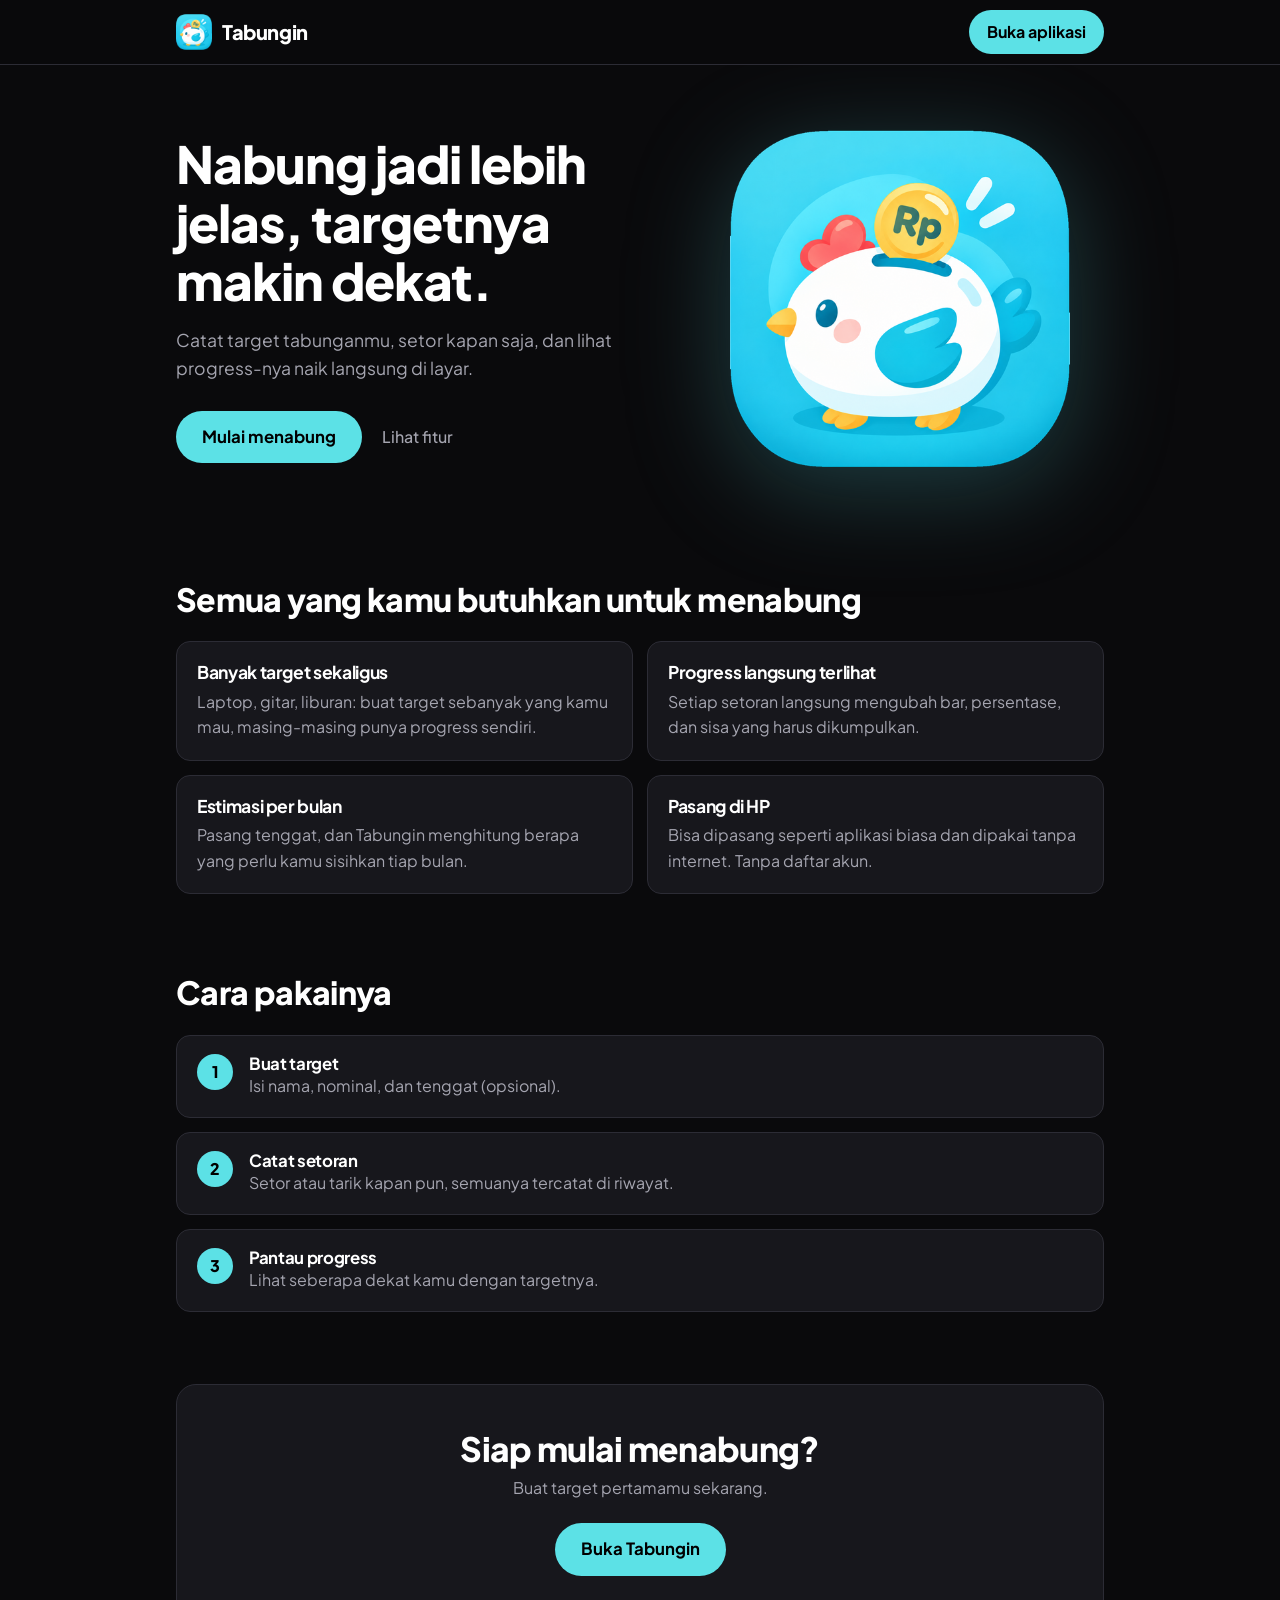
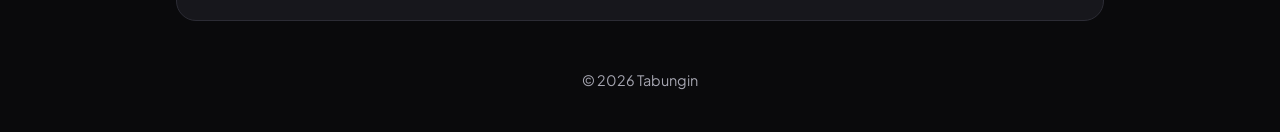
<file: index.html>
<!DOCTYPE html>
<html lang="id">
<head>
<meta charset="UTF-8">
<meta name="viewport" content="width=device-width, initial-scale=1">
<title>Tabungin: catat target tabungan, pantau progress-nya</title>
<meta name="description" content="Tabungin membantu kamu mencatat target tabungan dan melihat progress-nya langsung.">
<link rel="manifest" href="manifest.json">
<meta name="theme-color" content="#0A0A0C">
<link rel="icon" href="icon-192.png">
<link rel="preconnect" href="https://fonts.googleapis.com">
<link href="https://fonts.googleapis.com/css2?family=Plus+Jakarta+Sans:wght@400;500;700;800&display=swap" rel="stylesheet">
<link rel="stylesheet" href="landing.css">
</head>
<body>

<header class="nav">
  <div class="wrap nav-inner">
    <a href="./" class="brand" aria-label="Tabungin">
      <img src="icon-192.png" alt="" width="36" height="36">
      <span>Tabungin</span>
    </a>
    <a class="btn" href="app.html">Buka aplikasi</a>
  </div>
</header>

<main>
  <section class="hero wrap">
    <div class="hero-text">
      <h1>Nabung jadi lebih jelas, targetnya makin dekat.</h1>
      <p>Catat target tabunganmu, setor kapan saja, dan lihat progress-nya naik langsung di layar.</p>
      <div class="cta">
        <a class="btn btn-lg" href="app.html">Mulai menabung</a>
        <a class="link" href="#fitur">Lihat fitur</a>
      </div>
    </div>
    <img class="hero-img" src="icon-512.png" alt="Maskot ayam celengan Tabungin" width="320" height="320">
  </section>

  <section id="fitur" class="wrap section">
    <h2>Semua yang kamu butuhkan untuk menabung</h2>
    <div class="grid">
      <article class="card">
        <h3>Banyak target sekaligus</h3>
        <p>Laptop, gitar, liburan: buat target sebanyak yang kamu mau, masing-masing punya progress sendiri.</p>
      </article>
      <article class="card">
        <h3>Progress langsung terlihat</h3>
        <p>Setiap setoran langsung mengubah bar, persentase, dan sisa yang harus dikumpulkan.</p>
      </article>
      <article class="card">
        <h3>Estimasi per bulan</h3>
        <p>Pasang tenggat, dan Tabungin menghitung berapa yang perlu kamu sisihkan tiap bulan.</p>
      </article>
      <article class="card">
        <h3>Pasang di HP</h3>
        <p>Bisa dipasang seperti aplikasi biasa dan dipakai tanpa internet. Tanpa daftar akun.</p>
      </article>
    </div>
  </section>

  <section class="wrap section">
    <h2>Cara pakainya</h2>
    <ol class="steps">
      <li><b>1</b><div><h3>Buat target</h3><p>Isi nama, nominal, dan tenggat (opsional).</p></div></li>
      <li><b>2</b><div><h3>Catat setoran</h3><p>Setor atau tarik kapan pun, semuanya tercatat di riwayat.</p></div></li>
      <li><b>3</b><div><h3>Pantau progress</h3><p>Lihat seberapa dekat kamu dengan targetnya.</p></div></li>
    </ol>
  </section>

  <section class="wrap">
    <div class="final">
      <h2>Siap mulai menabung?</h2>
      <p>Buat target pertamamu sekarang.</p>
      <a class="btn btn-lg" href="app.html">Buka Tabungin</a>
    </div>
  </section>
</main>

<footer class="footer wrap">
  <span>© 2026 Tabungin</span>
</footer>

</body>
</html>
</file>
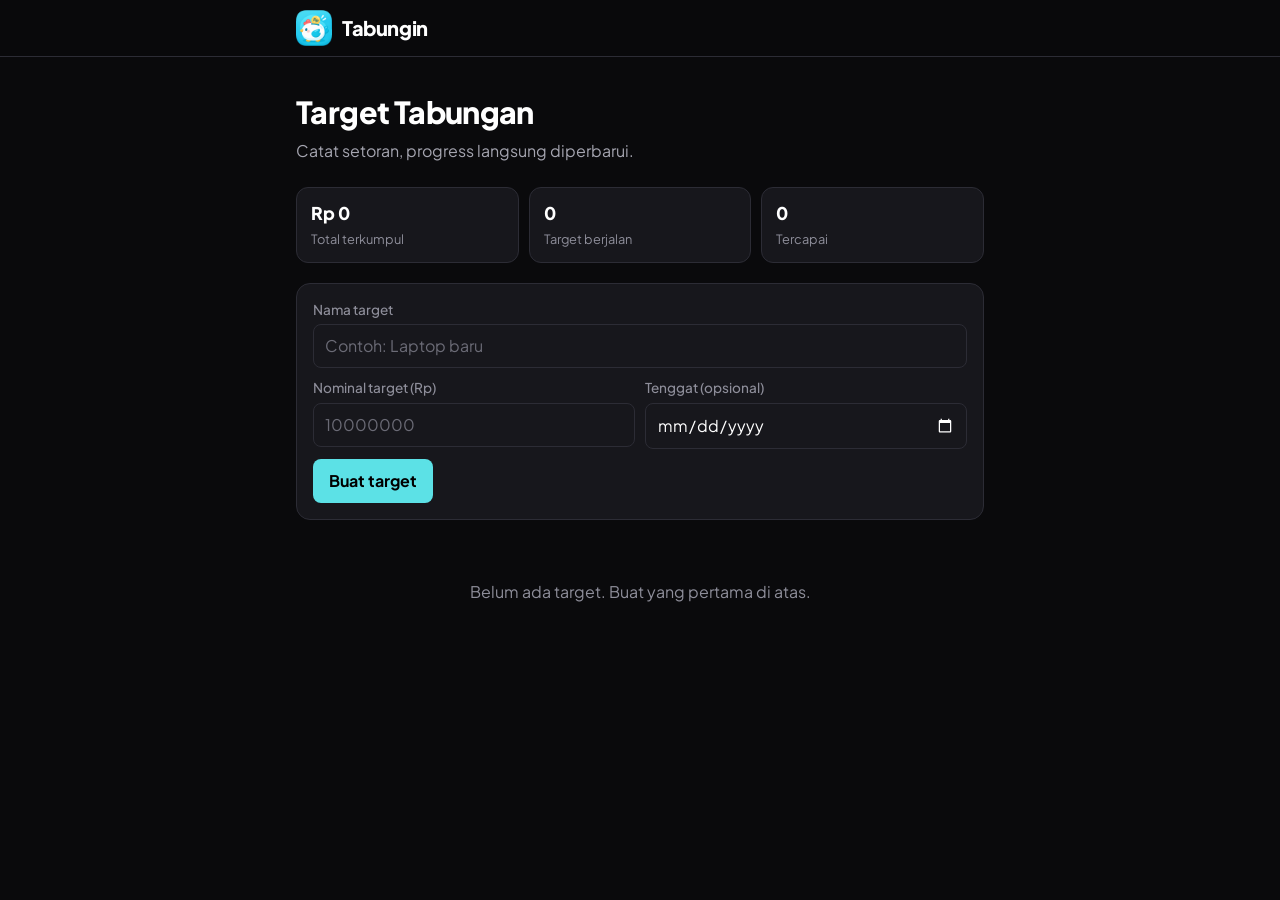
<file: app.html>
<!DOCTYPE html>
<html lang="id">
<head>
<meta charset="UTF-8">
<meta name="viewport" content="width=device-width, initial-scale=1">
<title>Tabungin</title>
<link rel="preconnect" href="https://fonts.googleapis.com">
<link href="https://fonts.googleapis.com/css2?family=Plus+Jakarta+Sans:wght@400;500;700;800&display=swap" rel="stylesheet">
<link rel="stylesheet" href="style.css">
<link rel="manifest" href="manifest.json">
<meta name="theme-color" content="#0A0A0C">
</head>
<body>
  <header class="navbar">
    <div class="navbar-inner">
      <a href="./" class="brand" aria-label="Tabungin">
        <img class="logo" src="icon-192.png" alt="" width="36" height="36">
        <span class="brand-name">Tabungin</span>
      </a>
    </div>
  </header>
<main>
  <h1>Target Tabungan</h1>
  <p class="sub">Catat setoran, progress langsung diperbarui.</p>

  <div class="summary" id="summary"></div>

  <form class="new-goal" id="goalForm">
    <div class="wide">
      <label for="gName">Nama target</label>
      <input id="gName" required maxlength="60" placeholder="Contoh: Laptop baru">
    </div>
    <div>
      <label for="gTarget">Nominal target (Rp)</label>
      <input id="gTarget" type="number" min="1" required placeholder="10000000">
    </div>
    <div>
      <label for="gDeadline">Tenggat (opsional)</label>
      <input id="gDeadline" type="date">
    </div>
    <div class="wide"><button type="submit">Buat target</button></div>
  </form>

  <section id="goals" aria-live="polite"></section>
</main>

<div class="toast" id="toast" role="status"></div>

<script src="index.js"></script>
</body>
</html>
</file>
<file: landing.css>
:root {
    --bg: #0A0A0C;
    --surface: #17171C;
    --ink: #ffffff;
    --muted: #A5A5B0;
    --line: #2C2C35;
    --fill: #5CE1E6;
    --coin: #e0a526;
  }
  * { box-sizing: border-box; }
  html { scroll-behavior: smooth; }
  body {
    margin: 0;
    background: var(--bg);
    color: var(--ink);
    font-family: "Plus Jakarta Sans", system-ui, sans-serif;
    line-height: 1.6;
    color-scheme: dark;
  }
  .wrap { max-width: 960px; margin: 0 auto; padding: 0 16px; }
  a { color: inherit; }
  h1, h2, h3 { line-height: 1.15; letter-spacing: -0.02em; margin: 0; }
  p { margin: 0; }
  
  /* Navbar */
  .nav {
    position: sticky; top: 0; z-index: 10;
    background: rgba(10, 10, 12, .85);
    backdrop-filter: blur(10px);
    -webkit-backdrop-filter: blur(10px);
    border-bottom: 1px solid var(--line);
  }
  .nav-inner { display: flex; align-items: center; justify-content: space-between; padding-top: 10px; padding-bottom: 10px; }
  .brand { display: flex; align-items: center; gap: 10px; text-decoration: none; font-size: 1.25rem; font-weight: 800; letter-spacing: -0.02em; }
  .brand img { border-radius: 8px; }
  
  /* Tombol */
  .btn {
    display: inline-block;
    background: var(--fill);
    color: #000;
    font-weight: 700;
    text-decoration: none;
    padding: 9px 18px;
    border-radius: 99px;
  }
  .btn:hover { filter: brightness(1.08); }
  .btn-lg { padding: 13px 26px; font-size: 1.05rem; }
  .link { color: var(--muted); text-decoration: none; font-weight: 500; }
  .link:hover { color: var(--ink); }
  a:focus-visible { outline: 3px solid var(--coin); outline-offset: 3px; border-radius: 8px; }
  
  /* Hero */
  .hero {
    display: grid;
    grid-template-columns: 1.2fr 1fr;
    align-items: center;
    gap: 32px;
    padding-top: 64px;
    padding-bottom: 56px;
  }
  .hero h1 { font-size: clamp(2.1rem, 5vw, 3.2rem); font-weight: 800; }
  .hero-text p { color: var(--muted); font-size: 1.1rem; margin: 16px 0 28px; max-width: 460px; }
  .cta { display: flex; align-items: center; gap: 20px; flex-wrap: wrap; }
  .hero-img {
    width: 100%; max-width: 340px; height: auto;
    justify-self: center;
    filter: drop-shadow(0 20px 50px rgba(92, 225, 230, .25));
  }
  
  /* Section umum */
  .section { padding-top: 56px; padding-bottom: 24px; }
  .section h2 { font-size: clamp(1.5rem, 3.5vw, 2rem); font-weight: 800; margin-bottom: 24px; }
  
  /* Fitur */
  .grid { display: grid; grid-template-columns: repeat(2, 1fr); gap: 14px; }
  .card {
    background: var(--surface);
    border: 1px solid var(--line);
    border-radius: 14px;
    padding: 20px;
  }
  .card h3 { font-size: 1.1rem; margin-bottom: 6px; }
  .card p { color: var(--muted); }
  
  /* Langkah */
  .steps { list-style: none; margin: 0; padding: 0; display: grid; gap: 14px; }
  .steps li {
    display: flex; gap: 16px; align-items: flex-start;
    background: var(--surface);
    border: 1px solid var(--line);
    border-radius: 14px;
    padding: 18px 20px;
  }
  .steps b {
    flex-shrink: 0;
    width: 36px; height: 36px;
    display: grid; place-items: center;
    background: var(--fill); color: #000;
    border-radius: 50%;
    font-weight: 800;
  }
  .steps h3 { font-size: 1.05rem; }
  .steps p { color: var(--muted); }
  
  /* CTA akhir */
  .final {
    text-align: center;
    background: var(--surface);
    border: 1px solid var(--line);
    border-radius: 20px;
    padding: 44px 20px;
    margin: 48px 0 32px;
  }
  .final h2 { font-size: clamp(1.5rem, 4vw, 2.1rem); font-weight: 800; }
  .final p { color: var(--muted); margin: 8px 0 22px; }
  
  .footer { color: var(--muted); font-size: .9rem; padding-top: 16px; padding-bottom: 40px; text-align: center; }
  
  @media (max-width: 720px) {
    .hero { grid-template-columns: 1fr; text-align: center; padding-top: 40px; }
    .hero-text p { margin-left: auto; margin-right: auto; }
    .cta { justify-content: center; }
    .hero-img { order: -1; max-width: 220px; }
    .grid { grid-template-columns: 1fr; }
  }
</file>
<file: style.css>
:root {
  --bg: #0A0A0C;
  --surface: #17171C;
  --ink: #ffffff;
  --muted: #8E8E9A;
  --line: #2C2C35;
  --fill: #5CE1E6;
  --track: #26262C;
  --coin: #e0a526;
  --danger: #ff6b5a;
}
* { box-sizing: border-box; }
body {
  margin: 0;
  background: var(--bg);
  color: var(--ink);
  font-family: "Plus Jakarta Sans", system-ui, sans-serif;
  line-height: 1.5;
  color-scheme: dark; /* ikon kalender di input date jadi terang */
}
main { max-width: 720px; margin: 0 auto; padding: 32px 16px 64px; }
h1 { font-size: 1.9rem; font-weight: 800; margin: 0 0 4px; letter-spacing: -0.02em; }
.sub { color: #A5A5B0; margin: 0 0 24px; }

/* Ringkasan */
.summary { display: grid; grid-template-columns: repeat(3, 1fr); gap: 10px; margin-bottom: 20px; }
.stat { background: var(--surface); border: 1px solid var(--line); border-radius: 12px; padding: 12px 14px; }
.stat b { display: block; font-size: 1.1rem; font-weight: 800; }
.stat span { font-size: .8rem; color: var(--muted); }

form.new-goal {
  display: grid;
  grid-template-columns: 1fr 1fr;
  gap: 10px;
  background: var(--surface);
  border: 1px solid var(--line);
  border-radius: 14px;
  padding: 16px;
  margin-bottom: 28px;
}
form.new-goal .wide { grid-column: 1 / -1; }
label { display: block; font-size: .85rem; font-weight: 500; color: var(--muted); margin-bottom: 4px; }
input {
  width: 100%;
  font: inherit;
  padding: 9px 11px;
  border: 1px solid var(--line);
  border-radius: 8px;
  background: transparent;
  color: var(--ink);
}
input::placeholder { color: #6b6b76; }
input:focus-visible, button:focus-visible { outline: 3px solid var(--coin); outline-offset: 1px; }
button {
  font: inherit;
  font-weight: 700;
  cursor: pointer;
  border: 0;
  border-radius: 8px;
  padding: 10px 16px;
  background: var(--fill);
  color: #000;
}
button.ghost { background: transparent; color: var(--muted); font-weight: 500; padding: 4px 8px; }
button.ghost:hover { color: var(--danger); }
button.alt { background: var(--track); color: var(--ink); }
button.alt:hover { background: #31313a; }

.goal {
  background: var(--surface);
  border: 1px solid var(--line);
  border-radius: 14px;
  padding: 18px;
  margin-bottom: 16px;
}
.goal.done { border-color: var(--coin); }
.goal-head { display: flex; justify-content: space-between; align-items: baseline; gap: 12px; }
.goal-head h2 { font-size: 1.15rem; margin: 0; }
.badge { font-size: .8rem; font-weight: 700; background: var(--coin); color: #3d2b00; padding: 2px 10px; border-radius: 99px; }
.amounts { margin: 10px 0 8px; display: flex; justify-content: space-between; flex-wrap: wrap; gap: 4px; }
.saved { font-size: 1.5rem; font-weight: 800; letter-spacing: -0.01em; }
.of { color: var(--muted); }

/* Progress bar + penanda 25/50/75% */
.bar { position: relative; height: 14px; background: var(--track); border-radius: 99px; overflow: hidden; }
.bar > span {
  display: block;
  height: 100%;
  width: 0;
  background: var(--fill);
  border-radius: 99px;
  transition: width .5s ease;
}
.bar::after {
  content: "";
  position: absolute;
  inset: 0;
  pointer-events: none;
  background:
    linear-gradient(var(--surface), var(--surface)) 25% 0 / 2px 100% no-repeat,
    linear-gradient(var(--surface), var(--surface)) 50% 0 / 2px 100% no-repeat,
    linear-gradient(var(--surface), var(--surface)) 75% 0 / 2px 100% no-repeat;
}
.done .bar > span { background: var(--coin); }

.meta { display: flex; justify-content: space-between; flex-wrap: wrap; gap: 4px; font-size: .88rem; color: var(--muted); margin-top: 8px; }
.meta .late { color: var(--danger); font-weight: 500; }

.deposit { display: flex; gap: 8px; margin-top: 14px; }
.deposit input { flex: 1; }

/* Chip nominal cepat */
.chips { display: flex; gap: 6px; flex-wrap: wrap; margin-top: 8px; }
button.chip {
  background: transparent;
  color: var(--fill);
  border: 1px solid var(--line);
  border-radius: 99px;
  padding: 3px 12px;
  font-size: .82rem;
  font-weight: 500;
}
button.chip:hover { border-color: var(--fill); }

details { margin-top: 12px; }
summary { cursor: pointer; font-size: .9rem; color: var(--muted); }
ul.history { list-style: none; padding: 0; margin: 8px 0 0; }
ul.history li { display: flex; justify-content: space-between; align-items: center; padding: 6px 0; border-top: 1px solid var(--line); font-size: .92rem; }
.neg { color: var(--danger); }
.empty { text-align: center; color: var(--muted); padding: 32px 0; }

/* Toast */
.toast {
  position: fixed;
  left: 50%;
  bottom: 24px;
  transform: translate(-50%, 20px);
  background: var(--fill);
  color: #000;
  font-weight: 700;
  padding: 10px 18px;
  border-radius: 99px;
  opacity: 0;
  pointer-events: none;
  transition: opacity .25s, transform .25s;
}
.toast.show { opacity: 1; transform: translate(-50%, 0); }

.navbar {
  position: sticky;
  top: 0;
  z-index: 10;
  background: rgba(10, 10, 12, 0.85);
  backdrop-filter: blur(10px);
  -webkit-backdrop-filter: blur(10px);
  border-bottom: 1px solid var(--line);
}
.navbar-inner {
  max-width: 720px;
  margin: 0 auto;
  padding: 10px 16px;
  display: flex;
  align-items: center;
}
.brand {
  display: flex;
  align-items: center;
  gap: 10px;
  color: var(--ink);
  text-decoration: none;
}
.logo {
  width: 36px;
  height: 36px;
  object-fit: contain;
  flex-shrink: 0;
}
.brand-name {
  font-size: 1.25rem;
  font-weight: 800;
  letter-spacing: -0.02em;
}
.brand:focus-visible {
  outline: 3px solid var(--coin);
  outline-offset: 4px;
  border-radius: 8px;
}

@media (max-width: 480px) {
  form.new-goal { grid-template-columns: 1fr; }
  .summary { grid-template-columns: 1fr; }
  .deposit { flex-wrap: wrap; }
}
@media (prefers-reduced-motion: reduce) {
  .bar > span, .toast { transition: none; }
}
</file>
